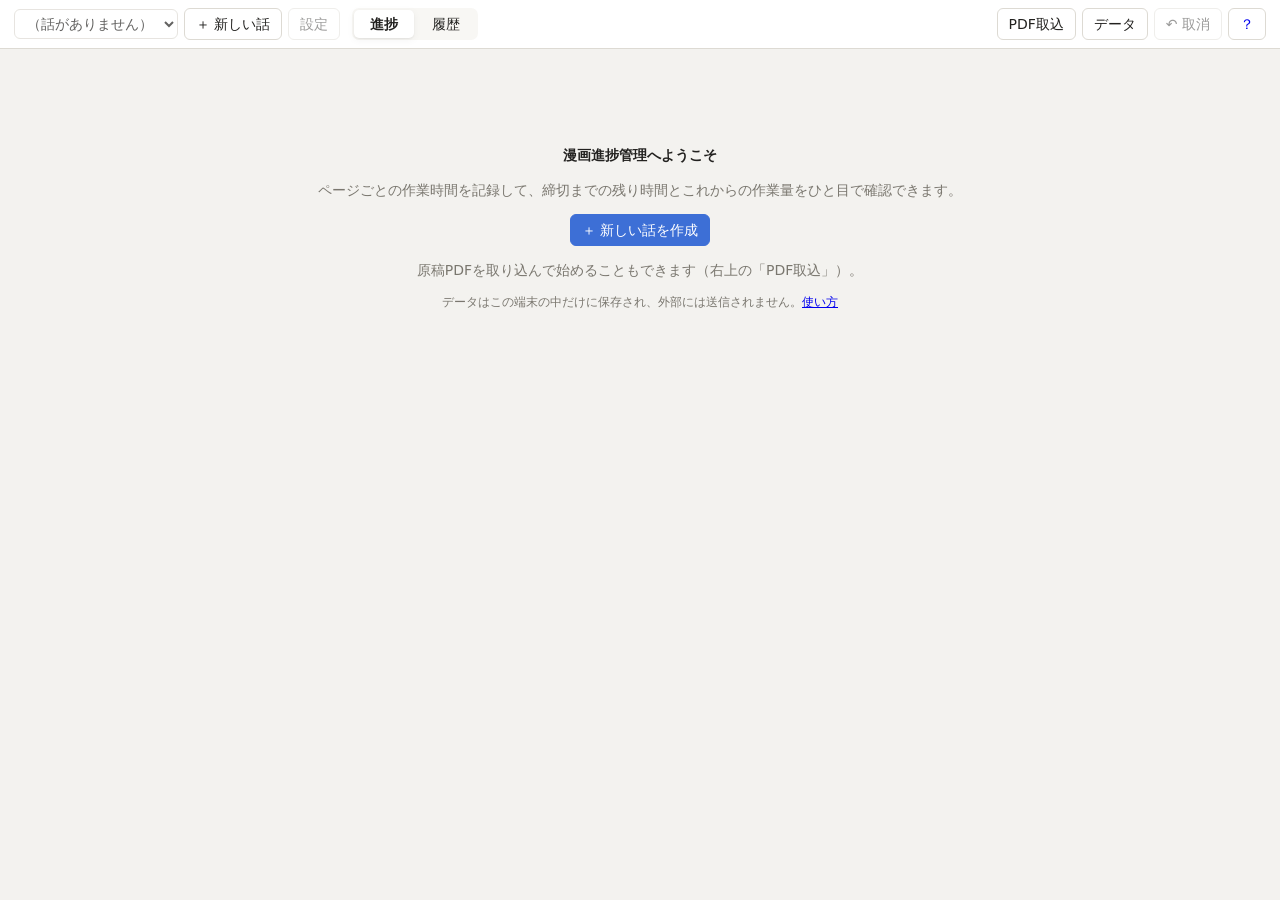
<file: index.html>
<!doctype html>
<html lang="ja">
<head>
<meta charset="utf-8">
<!-- maximum-scale=1: 入力欄をタップしたときに iOS が勝手に拡大するのを防ぐ（ピンチでの拡大はできる） -->
<meta name="viewport" content="width=device-width, initial-scale=1, maximum-scale=1, viewport-fit=cover">
<title>漫画進捗管理</title>
<meta name="description" content="漫画制作のページごとの作業時間と締切までの残り時間を管理するツール。データは端末内だけに保存されます。">
<meta name="theme-color" content="#26282f">
<meta name="apple-mobile-web-app-capable" content="yes">
<meta name="mobile-web-app-capable" content="yes">
<meta name="apple-mobile-web-app-title" content="漫画進捗">
<meta name="apple-mobile-web-app-status-bar-style" content="default">
<meta name="format-detection" content="telephone=no">
<link rel="manifest" href="./manifest.webmanifest">
<link rel="apple-touch-icon" href="./icons/apple-touch-icon.png">
<link rel="icon" href="./icons/icon-192.png">
<link rel="stylesheet" href="./style.css">
</head>
<body>
<header class="topbar">
  <div class="tb-left">
    <select id="epSelect" title="話を選択"></select>
    <button id="btnNewEp" class="btn">＋ 新しい話</button>
    <button id="btnEditEp" class="btn ghost" title="話の設定">設定</button>
  </div>
  <nav class="tabs">
    <button data-view="main" class="tab on">進捗</button>
    <button data-view="history" class="tab">履歴</button>
  </nav>
  <div class="tb-right">
    <button id="btnPdf" class="btn ghost" title="原稿PDFを取り込み">PDF取込</button>
    <button id="btnCsv" class="btn ghost" title="CSV出力・バックアップ・復元">データ</button>
    <button id="btnUndo" class="btn ghost" title="直前操作の取消" disabled>↶ 取消</button>
    <a class="btn ghost" href="./help.html" title="使い方">？</a>
    <input type="file" id="pdfInput" accept="application/pdf,.pdf" hidden>
    <!-- iOS は .json を accept で指定すると選べなくなることがあるので指定しない -->
    <input type="file" id="restoreInput" hidden>
  </div>
</header>

<div id="notice" class="notice" hidden></div>
<div id="activeBar" class="activebar" hidden></div>

<main id="viewMain">
  <section id="summary" class="summary"></section>
  <div class="gridtools">
    <span id="epInfo" class="muted"></span>
    <label class="muted zoom">表示サイズ <input type="range" id="zoom" min="110" max="280" step="10"></label>
  </div>
  <section id="grid" class="grid"></section>
  <div id="empty" class="empty" hidden>
    <p><b>漫画進捗管理へようこそ</b></p>
    <p class="muted">ページごとの作業時間を記録して、締切までの残り時間とこれからの作業量をひと目で確認できます。</p>
    <button class="btn primary" id="btnNewEp2">＋ 新しい話を作成</button>
    <p class="muted">原稿PDFを取り込んで始めることもできます（右上の「PDF取込」）。</p>
    <p class="muted" style="font-size:12px">データはこの端末の中だけに保存され、外部には送信されません。<a href="./help.html">使い方</a></p>
  </div>
</main>

<main id="viewHistory" hidden>
  <nav class="subtabs">
    <button data-hview="episodes" class="subtab on">話別</button>
    <button data-hview="days" class="subtab">日別</button>
  </nav>
  <div class="hwrap">
    <aside id="hList" class="hlist"></aside>
    <section id="hDetail" class="hdetail"></section>
  </div>
</main>

<div id="compactRoot"></div>
<div id="dropOverlay" class="drop" hidden><div>PDFをドロップしてサムネイルを更新</div></div>
<div id="modalRoot"></div>
<div id="toast" class="toast" hidden></div>

<noscript>このアプリを使うには JavaScript を有効にしてください。</noscript>
<script type="module" src="./app.js"></script>
</body>
</html>
</file>
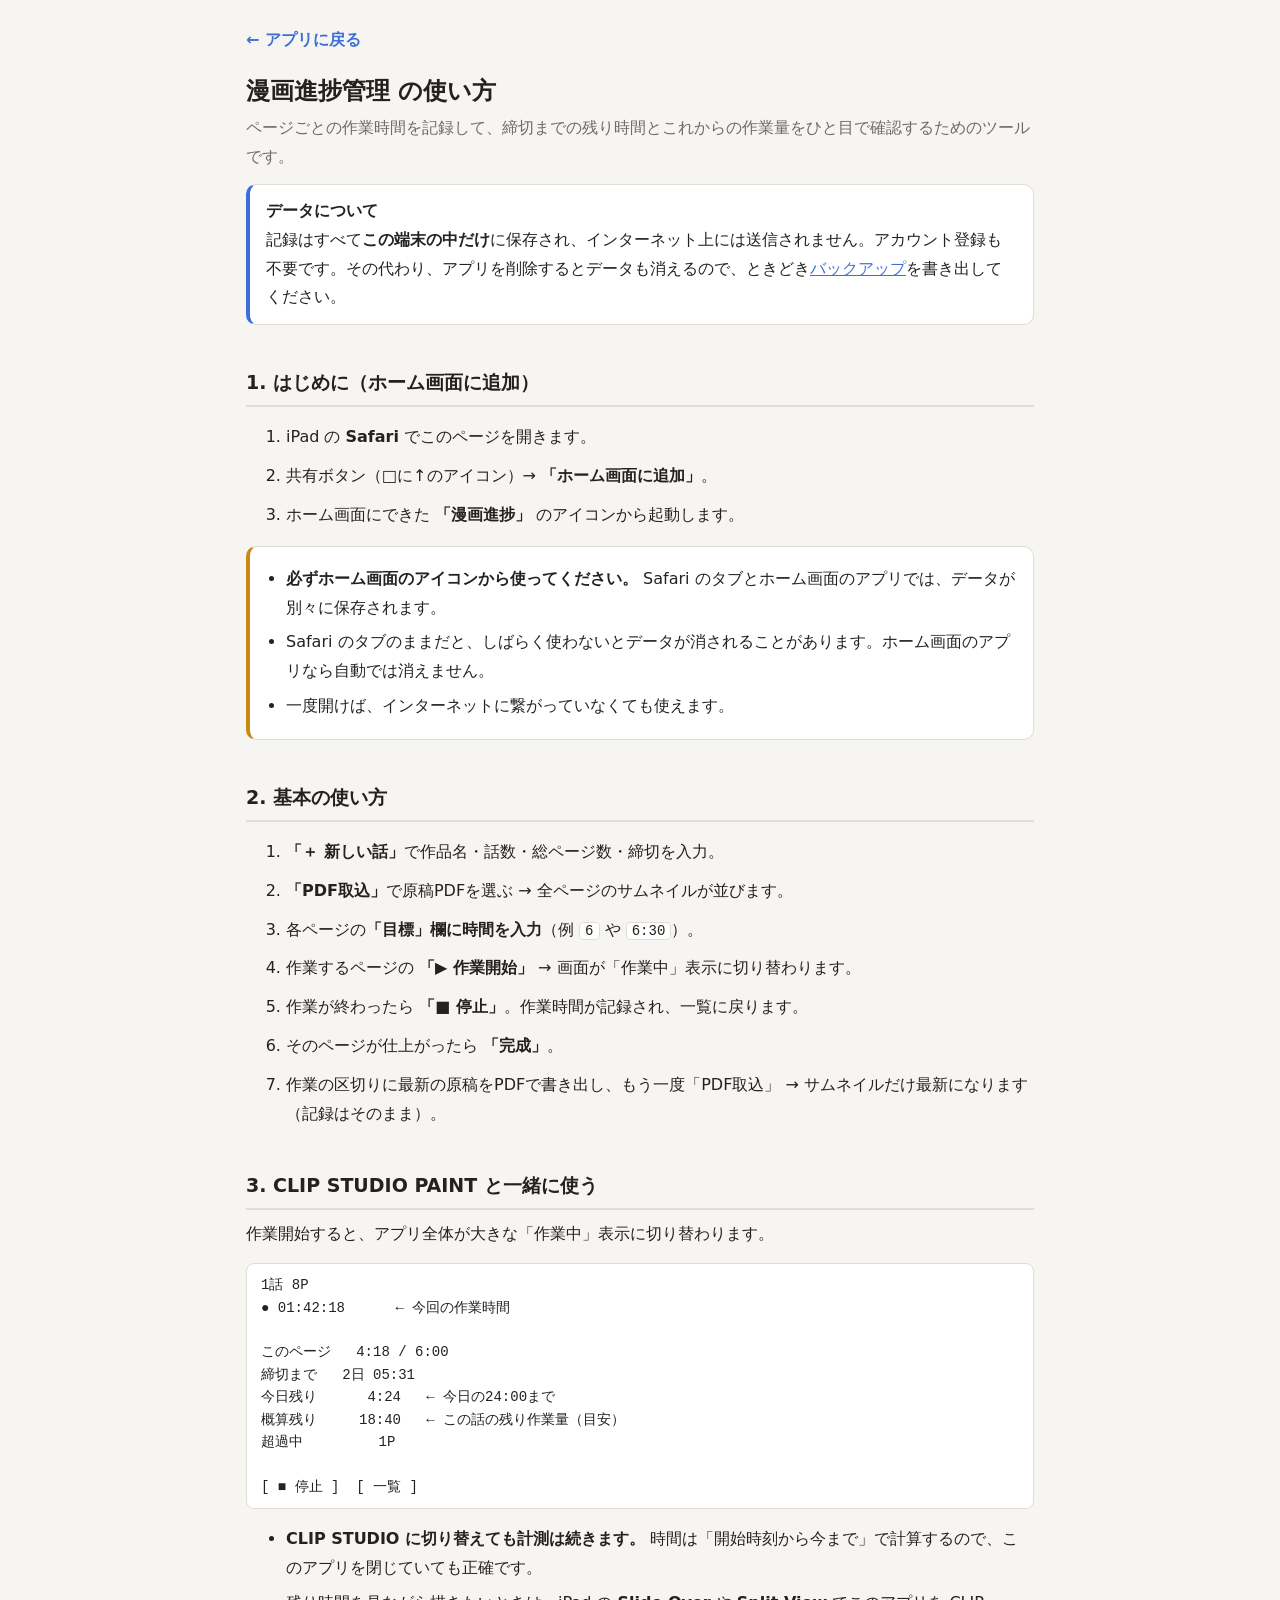
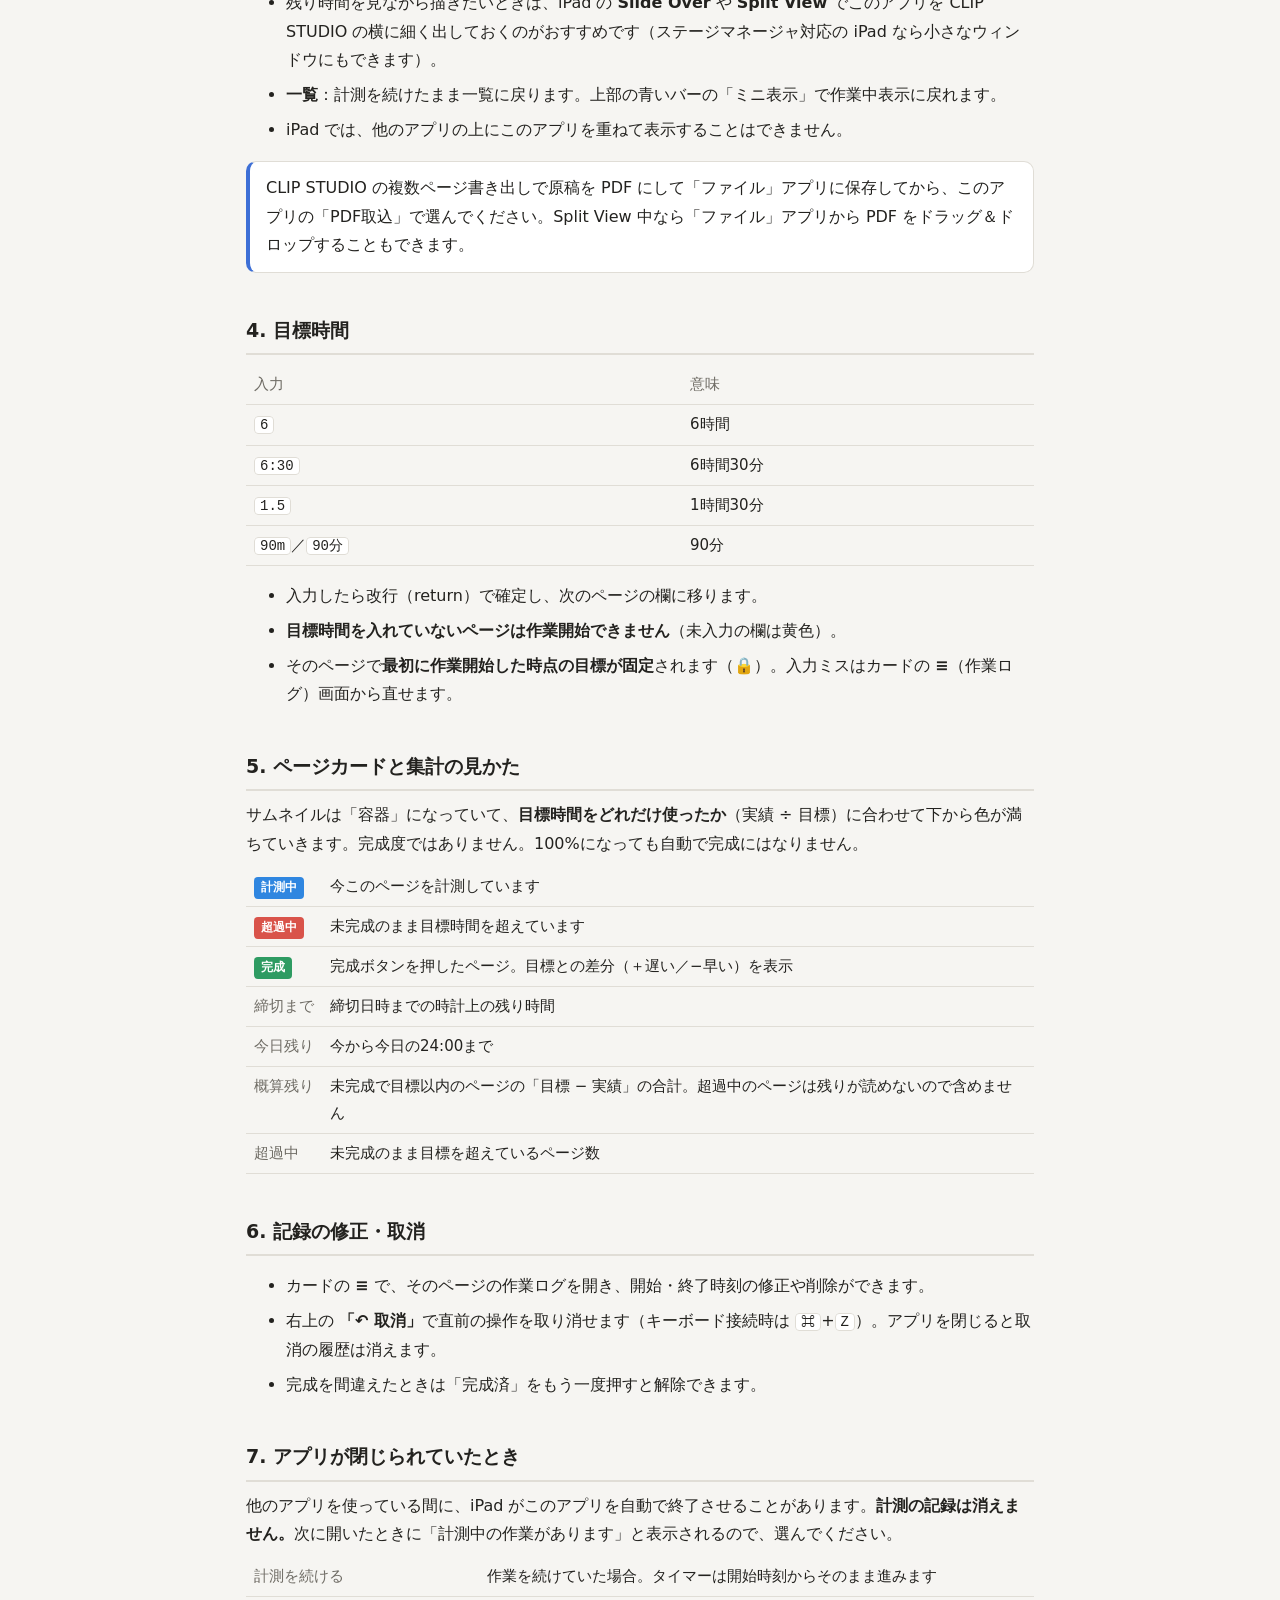
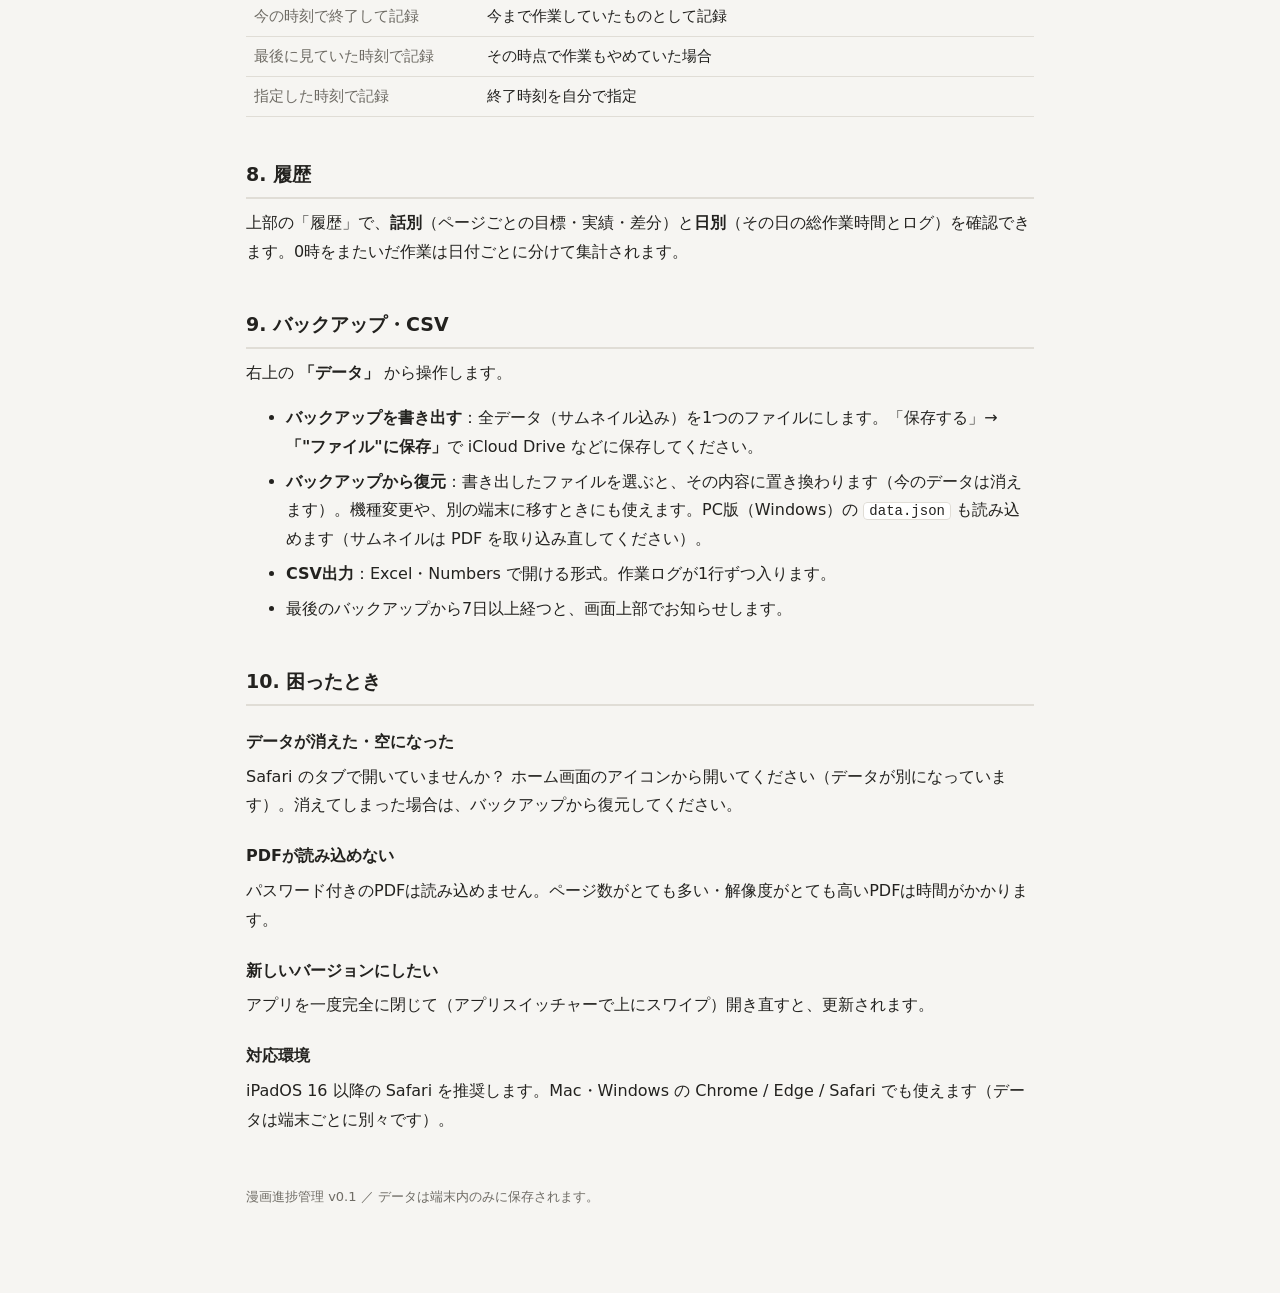
<file: help.html>
<!doctype html>
<html lang="ja">
<head>
<meta charset="utf-8">
<meta name="viewport" content="width=device-width, initial-scale=1, viewport-fit=cover">
<title>使い方 — 漫画進捗管理</title>
<link rel="apple-touch-icon" href="./icons/apple-touch-icon.png">
<link rel="icon" href="./icons/icon-192.png">
<style>
:root { --bg:#f6f5f2; --panel:#fff; --text:#23221f; --muted:#6f6c65; --line:#e0ddd6; --accent:#3d6fd6; --run:#2f86e0; --over:#d9534a; --done:#2e9b62; --warn:#c98a12; color-scheme: light; }
@media (prefers-color-scheme: dark) { :root:not([data-theme="light"]) { --bg:#1b1b1d; --panel:#252528; --text:#e8e6e1; --muted:#9b988f; --line:#3a3a3f; --accent:#6b93ea; color-scheme: dark; } }
:root[data-theme="dark"] { --bg:#1b1b1d; --panel:#252528; --text:#e8e6e1; --muted:#9b988f; --line:#3a3a3f; --accent:#6b93ea; color-scheme: dark; }
* { box-sizing:border-box; }
html { -webkit-text-size-adjust:100%; }
body { margin:0; background:var(--bg); color:var(--text); font:16px/1.8 -apple-system,"Hiragino Sans","Yu Gothic UI","Meiryo UI",system-ui,sans-serif; }
.wrap { max-width:820px; margin:0 auto; padding:max(20px, env(safe-area-inset-top)) max(16px, env(safe-area-inset-right)) 80px max(16px, env(safe-area-inset-left)); }
.back { display:inline-block; margin-bottom:14px; color:var(--accent); text-decoration:none; font-weight:600; padding:6px 0; }
h1 { font-size:24px; margin:0 0 4px; line-height:1.4; }
h2 { font-size:19px; margin:40px 0 10px; padding-bottom:6px; border-bottom:2px solid var(--line); }
h3 { font-size:16px; margin:22px 0 6px; }
p, li { margin:6px 0; }
.lead { color:var(--muted); }
a { color:var(--accent); }
.box { background:var(--panel); border:1px solid var(--line); border-radius:10px; padding:12px 16px; margin:12px 0; }
.note { border-left:4px solid var(--warn); }
.tip { border-left:4px solid var(--accent); }
code, kbd { font-family:ui-monospace,Menlo,Consolas,monospace; background:var(--panel); border:1px solid var(--line); border-radius:4px; padding:0 5px; font-size:14px; }
pre { background:var(--panel); border:1px solid var(--line); border-radius:8px; padding:10px 14px; overflow-x:auto; font-size:14px; line-height:1.6; }
table { border-collapse:collapse; width:100%; margin:8px 0; font-size:15px; }
th, td { border-bottom:1px solid var(--line); padding:6px 8px; text-align:left; vertical-align:top; }
th { color:var(--muted); font-weight:500; white-space:nowrap; }
.tag { display:inline-block; color:#fff; font-size:12px; font-weight:700; padding:0 7px; border-radius:4px; }
.t-run { background:var(--run); } .t-over { background:var(--over); } .t-done { background:var(--done); }
ol.steps > li { margin:10px 0; }
</style>
</head>
<body>
<div class="wrap">
<a class="back" href="./">← アプリに戻る</a>

<h1>漫画進捗管理 の使い方</h1>
<p class="lead">ページごとの作業時間を記録して、締切までの残り時間とこれからの作業量をひと目で確認するためのツールです。</p>

<div class="box tip"><b>データについて</b><br>記録はすべて<b>この端末の中だけ</b>に保存され、インターネット上には送信されません。アカウント登録も不要です。その代わり、アプリを削除するとデータも消えるので、ときどき<a href="#backup">バックアップ</a>を書き出してください。</div>

<h2 id="install">1. はじめに（ホーム画面に追加）</h2>
<ol class="steps">
  <li>iPad の <b>Safari</b> でこのページを開きます。</li>
  <li>共有ボタン（□に↑のアイコン）→ <b>「ホーム画面に追加」</b>。</li>
  <li>ホーム画面にできた <b>「漫画進捗」</b> のアイコンから起動します。</li>
</ol>
<div class="box note">
  <ul style="margin:0;padding-left:20px">
    <li><b>必ずホーム画面のアイコンから使ってください。</b> Safari のタブとホーム画面のアプリでは、データが別々に保存されます。</li>
    <li>Safari のタブのままだと、しばらく使わないとデータが消されることがあります。ホーム画面のアプリなら自動では消えません。</li>
    <li>一度開けば、インターネットに繋がっていなくても使えます。</li>
  </ul>
</div>

<h2 id="flow">2. 基本の使い方</h2>
<ol class="steps">
  <li><b>「＋ 新しい話」</b>で作品名・話数・総ページ数・締切を入力。</li>
  <li><b>「PDF取込」</b>で原稿PDFを選ぶ → 全ページのサムネイルが並びます。</li>
  <li>各ページの<b>「目標」欄に時間を入力</b>（例 <code>6</code> や <code>6:30</code>）。</li>
  <li>作業するページの <b>「▶ 作業開始」</b> → 画面が「作業中」表示に切り替わります。</li>
  <li>作業が終わったら <b>「■ 停止」</b>。作業時間が記録され、一覧に戻ります。</li>
  <li>そのページが仕上がったら <b>「完成」</b>。</li>
  <li>作業の区切りに最新の原稿をPDFで書き出し、もう一度「PDF取込」 → サムネイルだけ最新になります（記録はそのまま）。</li>
</ol>

<h2 id="clip">3. CLIP STUDIO PAINT と一緒に使う</h2>
<p>作業開始すると、アプリ全体が大きな「作業中」表示に切り替わります。</p>
<pre>1話 8P
● 01:42:18      ← 今回の作業時間

このページ   4:18 / 6:00
締切まで   2日 05:31
今日残り      4:24   ← 今日の24:00まで
概算残り     18:40   ← この話の残り作業量（目安）
超過中         1P

[ ■ 停止 ]  [ 一覧 ]</pre>
<ul>
  <li><b>CLIP STUDIO に切り替えても計測は続きます。</b> 時間は「開始時刻から今まで」で計算するので、このアプリを閉じていても正確です。</li>
  <li>残り時間を見ながら描きたいときは、iPad の <b>Slide Over</b> や <b>Split View</b> でこのアプリを CLIP STUDIO の横に細く出しておくのがおすすめです（ステージマネージャ対応の iPad なら小さなウィンドウにもできます）。</li>
  <li><b>一覧</b>：計測を続けたまま一覧に戻ります。上部の青いバーの「ミニ表示」で作業中表示に戻れます。</li>
  <li>iPad では、他のアプリの上にこのアプリを重ねて表示することはできません。</li>
</ul>
<div class="box tip">CLIP STUDIO の複数ページ書き出しで原稿を PDF にして「ファイル」アプリに保存してから、このアプリの「PDF取込」で選んでください。Split View 中なら「ファイル」アプリから PDF をドラッグ＆ドロップすることもできます。</div>

<h2 id="target">4. 目標時間</h2>
<table>
  <tr><th>入力</th><th>意味</th></tr>
  <tr><td><code>6</code></td><td>6時間</td></tr>
  <tr><td><code>6:30</code></td><td>6時間30分</td></tr>
  <tr><td><code>1.5</code></td><td>1時間30分</td></tr>
  <tr><td><code>90m</code>／<code>90分</code></td><td>90分</td></tr>
</table>
<ul>
  <li>入力したら改行（return）で確定し、次のページの欄に移ります。</li>
  <li><b>目標時間を入れていないページは作業開始できません</b>（未入力の欄は黄色）。</li>
  <li>そのページで<b>最初に作業開始した時点の目標が固定</b>されます（🔒）。入力ミスはカードの <b>≡</b>（作業ログ）画面から直せます。</li>
</ul>

<h2 id="card">5. ページカードと集計の見かた</h2>
<p>サムネイルは「容器」になっていて、<b>目標時間をどれだけ使ったか</b>（実績 ÷ 目標）に合わせて下から色が満ちていきます。完成度ではありません。100%になっても自動で完成にはなりません。</p>
<table>
  <tr><th><span class="tag t-run">計測中</span></th><td>今このページを計測しています</td></tr>
  <tr><th><span class="tag t-over">超過中</span></th><td>未完成のまま目標時間を超えています</td></tr>
  <tr><th><span class="tag t-done">完成</span></th><td>完成ボタンを押したページ。目標との差分（＋遅い／−早い）を表示</td></tr>
  <tr><th>締切まで</th><td>締切日時までの時計上の残り時間</td></tr>
  <tr><th>今日残り</th><td>今から今日の24:00まで</td></tr>
  <tr><th>概算残り</th><td>未完成で目標以内のページの「目標 − 実績」の合計。超過中のページは残りが読めないので含めません</td></tr>
  <tr><th>超過中</th><td>未完成のまま目標を超えているページ数</td></tr>
</table>

<h2 id="fix">6. 記録の修正・取消</h2>
<ul>
  <li>カードの <b>≡</b> で、そのページの作業ログを開き、開始・終了時刻の修正や削除ができます。</li>
  <li>右上の <b>「↶ 取消」</b>で直前の操作を取り消せます（キーボード接続時は <kbd>⌘</kbd>+<kbd>Z</kbd>）。アプリを閉じると取消の履歴は消えます。</li>
  <li>完成を間違えたときは「完成済」をもう一度押すと解除できます。</li>
</ul>

<h2 id="recover">7. アプリが閉じられていたとき</h2>
<p>他のアプリを使っている間に、iPad がこのアプリを自動で終了させることがあります。<b>計測の記録は消えません。</b>次に開いたときに「計測中の作業があります」と表示されるので、選んでください。</p>
<table>
  <tr><th>計測を続ける</th><td>作業を続けていた場合。タイマーは開始時刻からそのまま進みます</td></tr>
  <tr><th>今の時刻で終了して記録</th><td>今まで作業していたものとして記録</td></tr>
  <tr><th>最後に見ていた時刻で記録</th><td>その時点で作業もやめていた場合</td></tr>
  <tr><th>指定した時刻で記録</th><td>終了時刻を自分で指定</td></tr>
</table>

<h2 id="history">8. 履歴</h2>
<p>上部の「履歴」で、<b>話別</b>（ページごとの目標・実績・差分）と<b>日別</b>（その日の総作業時間とログ）を確認できます。0時をまたいだ作業は日付ごとに分けて集計されます。</p>

<h2 id="backup">9. バックアップ・CSV</h2>
<p>右上の <b>「データ」</b> から操作します。</p>
<ul>
  <li><b>バックアップを書き出す</b>：全データ（サムネイル込み）を1つのファイルにします。「保存する」→ <b>「"ファイル"に保存」</b>で iCloud Drive などに保存してください。</li>
  <li><b>バックアップから復元</b>：書き出したファイルを選ぶと、その内容に置き換わります（今のデータは消えます）。機種変更や、別の端末に移すときにも使えます。PC版（Windows）の <code>data.json</code> も読み込めます（サムネイルは PDF を取り込み直してください）。</li>
  <li><b>CSV出力</b>：Excel・Numbers で開ける形式。作業ログが1行ずつ入ります。</li>
  <li>最後のバックアップから7日以上経つと、画面上部でお知らせします。</li>
</ul>

<h2 id="faq">10. 困ったとき</h2>
<h3>データが消えた・空になった</h3>
<p>Safari のタブで開いていませんか？ ホーム画面のアイコンから開いてください（データが別になっています）。消えてしまった場合は、バックアップから復元してください。</p>
<h3>PDFが読み込めない</h3>
<p>パスワード付きのPDFは読み込めません。ページ数がとても多い・解像度がとても高いPDFは時間がかかります。</p>
<h3>新しいバージョンにしたい</h3>
<p>アプリを一度完全に閉じて（アプリスイッチャーで上にスワイプ）開き直すと、更新されます。</p>
<h3>対応環境</h3>
<p>iPadOS 16 以降の Safari を推奨します。Mac・Windows の Chrome / Edge / Safari でも使えます（データは端末ごとに別々です）。</p>

<p style="margin-top:50px;color:var(--muted);font-size:13px">漫画進捗管理 v0.1 ／ データは端末内のみに保存されます。</p>
</div>
</body>
</html>
</file>
<file: style.css>
:root {
  --bg: #f3f2ef;
  --panel: #ffffff;
  --panel2: #f8f7f4;
  --line: #dddad3;
  --text: #22211f;
  --muted: #7a776f;
  --accent: #3d6fd6;
  --accent-soft: rgba(61, 111, 214, .28);
  --run: #2f86e0;
  --run-soft: rgba(47, 134, 224, .32);
  --over: #d9534a;
  --over-soft: rgba(217, 83, 74, .30);
  --done: #2e9b62;
  --done-soft: rgba(46, 155, 98, .26);
  --warn: #c98a12;
  --shadow: 0 1px 2px rgba(0,0,0,.06), 0 2px 8px rgba(0,0,0,.05);
  --card: 150px;
  color-scheme: light;
}
@media (prefers-color-scheme: dark) {
  :root {
    --bg: #1a1a1c; --panel: #252528; --panel2: #2d2d31; --line: #3a3a3f;
    --text: #e9e7e2; --muted: #9a978f; --accent: #6b93ea; --accent-soft: rgba(107,147,234,.3);
    --run: #4b9cf0; --run-soft: rgba(75,156,240,.34);
    --over: #ec6a60; --over-soft: rgba(236,106,96,.32);
    --done: #45b77b; --done-soft: rgba(69,183,123,.28);
    --shadow: 0 1px 2px rgba(0,0,0,.4);
    color-scheme: dark;
  }
}

* { box-sizing: border-box; }
html, body { margin: 0; }
body {
  background: var(--bg); color: var(--text);
  font: 14px/1.45 "Yu Gothic UI", "Meiryo UI", "Hiragino Sans", system-ui, sans-serif;
  font-variant-numeric: tabular-nums;
}
button, input, select { font: inherit; color: inherit; }
.muted { color: var(--muted); }
[hidden] { display: none !important; }

.btn {
  border: 1px solid var(--line); background: var(--panel); border-radius: 6px;
  padding: 5px 11px; cursor: pointer; white-space: nowrap;
}
.btn:hover:not(:disabled) { border-color: var(--accent); }
.btn:disabled { opacity: .45; cursor: default; }
.btn.ghost { background: transparent; }
.btn.primary { background: var(--accent); border-color: var(--accent); color: #fff; }
.btn.danger { color: var(--over); }
.btn.sm { padding: 2px 8px; font-size: 12px; }

/* ---------- top bar */
.topbar {
  position: sticky; top: 0; z-index: 20;
  display: flex; align-items: center; gap: 12px; flex-wrap: wrap;
  padding: 8px 14px; background: var(--panel); border-bottom: 1px solid var(--line);
}
.tb-left, .tb-right { display: flex; gap: 6px; align-items: center; }
.tb-right { margin-left: auto; }
#epSelect { padding: 5px 8px; border: 1px solid var(--line); border-radius: 6px; background: var(--panel); max-width: 320px; }
.tabs { display: flex; gap: 2px; background: var(--panel2); border-radius: 7px; padding: 2px; }
.tab { border: 0; background: transparent; padding: 4px 16px; border-radius: 5px; cursor: pointer; }
.tab.on { background: var(--panel); box-shadow: var(--shadow); font-weight: 600; }

.activebar {
  position: sticky; top: 49px; z-index: 19;
  display: flex; align-items: center; gap: 14px; padding: 6px 14px;
  background: var(--run); color: #fff;
}
.activebar .clock { font-size: 18px; font-weight: 700; letter-spacing: .5px; }
.activebar .btn { background: rgba(255,255,255,.15); border-color: rgba(255,255,255,.5); color: #fff; }
.activebar .btn.stop { background: #fff; color: var(--run); font-weight: 700; }
.dot { display: inline-block; width: 9px; height: 9px; border-radius: 50%; background: currentColor; animation: blink 1.4s infinite; }
@keyframes blink { 50% { opacity: .25; } }

main { padding: 12px 14px 40px; }

/* ---------- summary */
.summary {
  display: grid; grid-template-columns: repeat(auto-fit, minmax(150px, 1fr)); gap: 8px;
  margin-bottom: 10px;
}
.stat { background: var(--panel); border: 1px solid var(--line); border-radius: 8px; padding: 7px 12px; }
.stat .k { font-size: 12px; color: var(--muted); }
.stat .v { font-size: 18px; font-weight: 700; white-space: nowrap; }
.stat .v small { font-size: 13px; font-weight: 500; }
.stat.alert .v { color: var(--over); }
.stat.warn .v { color: var(--warn); }

.gridtools { display: flex; justify-content: space-between; align-items: center; margin: 4px 2px 8px; gap: 10px; flex-wrap: wrap; }
.zoom { display: flex; align-items: center; gap: 6px; font-size: 12px; }

/* ---------- page grid */
.grid { display: grid; grid-template-columns: repeat(auto-fill, minmax(var(--card), 1fr)); gap: 10px; }
.card {
  background: var(--panel); border: 1px solid var(--line); border-radius: 8px;
  padding: 6px; display: flex; flex-direction: column; gap: 5px; box-shadow: var(--shadow);
}
.card.active { border-color: var(--run); box-shadow: 0 0 0 2px var(--run-soft); }
.card.over { border-color: var(--over); }
.card.done { background: var(--panel2); }

.thumb {
  position: relative; aspect-ratio: 1 / 1.414; background: #fff; border: 1px solid var(--line);
  border-radius: 3px; overflow: hidden; display: flex; align-items: center; justify-content: center;
}
.thumb img { width: 100%; height: 100%; object-fit: contain; display: block; }
.thumb .noimg { color: #b9b5ab; font-size: 12px; }
.thumb .fill {
  position: absolute; left: 0; right: 0; bottom: 0; background: var(--accent-soft);
  border-top: 2px solid var(--accent); transition: height .5s ease; pointer-events: none;
}
.thumb .fill[data-h="0"] { border-top-width: 0; }
.card.active .fill { background: var(--run-soft); border-top-color: var(--run); }
.card.over .fill { background: var(--over-soft); border-top-color: var(--over); }
.card.done .fill { background: var(--done-soft); border-top-color: var(--done); }
.thumb .pct {
  position: absolute; right: 4px; bottom: 3px; font-size: 12px; font-weight: 700;
  background: rgba(255,255,255,.85); color: #333; padding: 0 5px; border-radius: 4px;
}
.thumb .badge {
  position: absolute; left: 4px; top: 4px; font-size: 11px; font-weight: 700; color: #fff;
  padding: 1px 6px; border-radius: 4px;
}
.badge.run { background: var(--run); }
.badge.over { background: var(--over); }
.badge.done { background: var(--done); }
.thumb .pno {
  position: absolute; right: 4px; top: 3px; font-size: 13px; font-weight: 800; color: #333;
  background: rgba(255,255,255,.85); padding: 0 5px; border-radius: 4px;
}

.meta { display: grid; grid-template-columns: auto 1fr; column-gap: 6px; row-gap: 1px; font-size: 12.5px; align-items: center; }
.meta .k { color: var(--muted); }
.meta .v { text-align: right; white-space: nowrap; overflow: hidden; text-overflow: ellipsis; }
.meta .v.over { color: var(--over); font-weight: 700; }
.meta .v.done { color: var(--done); font-weight: 700; }
.target {
  width: 100%; min-width: 0; text-align: right; padding: 1px 4px; border: 1px solid var(--line);
  border-radius: 4px; background: var(--panel);
}
.target:focus { outline: 2px solid var(--accent-soft); border-color: var(--accent); }
.target.unset { border-color: var(--warn); background: rgba(201,138,18,.08); }
.target:disabled { border-color: transparent; background: transparent; color: var(--text); padding-right: 0; }
.lock { font-size: 10px; }

.actions { display: flex; gap: 4px; }
.actions .start { flex: 1; }
.actions .btn { padding: 4px 6px; font-size: 12.5px; }
.btn.start { background: var(--panel); }
.btn.start.running { background: var(--run); border-color: var(--run); color: #fff; font-weight: 700; }
.btn.complete.on { background: var(--done); border-color: var(--done); color: #fff; }
.btn.logs { padding: 4px 6px; }

.empty { text-align: center; padding: 70px 20px; }

/* ---------- history */
.subtabs { display: flex; gap: 4px; margin-bottom: 10px; }
.subtab { border: 1px solid var(--line); background: var(--panel); padding: 4px 16px; border-radius: 6px; cursor: pointer; }
.subtab.on { border-color: var(--accent); color: var(--accent); font-weight: 600; }
.hwrap { display: grid; grid-template-columns: 260px 1fr; gap: 12px; align-items: start; }
@media (max-width: 760px) { .hwrap { grid-template-columns: 1fr; } }
.hlist { background: var(--panel); border: 1px solid var(--line); border-radius: 8px; max-height: calc(100vh - 150px); overflow: auto; }
.hitem { display: block; width: 100%; text-align: left; border: 0; border-bottom: 1px solid var(--line); background: transparent; padding: 8px 12px; cursor: pointer; }
.hitem:hover { background: var(--panel2); }
.hitem.on { background: var(--accent-soft); }
.hitem .t { font-weight: 600; }
.hitem .s { font-size: 12px; color: var(--muted); }
.hdetail { background: var(--panel); border: 1px solid var(--line); border-radius: 8px; padding: 12px 14px; min-height: 200px; overflow-x: auto; }
.hdetail h2 { margin: 0 0 4px; font-size: 18px; }
.hdetail h3 { margin: 16px 0 6px; font-size: 14px; }

table.tbl { border-collapse: collapse; width: 100%; font-size: 13px; }
.tbl th, .tbl td { padding: 4px 8px; border-bottom: 1px solid var(--line); text-align: right; white-space: nowrap; }
.tbl th { color: var(--muted); font-weight: 500; font-size: 12px; }
.tbl th:first-child, .tbl td:first-child, .tbl .l { text-align: left; }
.tbl tr.sub td { background: var(--panel2); color: var(--muted); font-size: 12px; }
.tbl tfoot td { font-weight: 700; border-top: 2px solid var(--line); }
.plus { color: var(--over); }
.minus { color: var(--done); }
.link { background: none; border: 0; color: var(--accent); cursor: pointer; padding: 0; }

/* ---------- modal */
.overlay { position: fixed; inset: 0; background: rgba(0,0,0,.35); z-index: 50; display: flex; align-items: flex-start; justify-content: center; padding: 60px 16px; overflow: auto; }
.modal { background: var(--panel); border-radius: 10px; padding: 18px 20px; width: min(560px, 100%); box-shadow: 0 10px 40px rgba(0,0,0,.25); }
.modal.wide { width: min(760px, 100%); }
.modal h2 { margin: 0 0 12px; font-size: 17px; }
.modal .row { display: flex; flex-direction: column; gap: 3px; margin-bottom: 10px; }
.modal .row label { font-size: 12px; color: var(--muted); }
.modal input[type=text], .modal input[type=number], .modal input[type=datetime-local] {
  padding: 6px 8px; border: 1px solid var(--line); border-radius: 6px; background: var(--panel);
}
.modal .foot { display: flex; justify-content: flex-end; gap: 8px; margin-top: 14px; flex-wrap: wrap; }
.modal .foot .left { margin-right: auto; }
.modal p { margin: 6px 0; }
.choice { display: flex; flex-direction: column; gap: 6px; margin-top: 10px; }
.choice .btn { text-align: left; padding: 8px 12px; }
.choice .btn small { display: block; color: var(--muted); font-size: 12px; }
.logrow input[type=datetime-local] { padding: 2px 4px; font-size: 12.5px; border: 1px solid var(--line); border-radius: 4px; background: var(--panel); }
.logrow.dirty td { background: rgba(201,138,18,.10); }

/* ---------- drop / toast */
.drop { position: fixed; inset: 0; z-index: 60; background: rgba(61,111,214,.18); border: 4px dashed var(--accent); display: flex; align-items: center; justify-content: center; pointer-events: none; }
.drop div { background: var(--panel); padding: 18px 28px; border-radius: 10px; font-size: 18px; font-weight: 700; box-shadow: var(--shadow); }
.toast { position: fixed; left: 50%; bottom: 22px; transform: translateX(-50%); z-index: 70; background: #333; color: #fff; padding: 9px 18px; border-radius: 8px; max-width: 90vw; box-shadow: 0 4px 16px rgba(0,0,0,.3); }
.toast.err { background: var(--over); }
.progress { height: 6px; background: var(--panel2); border-radius: 3px; overflow: hidden; margin-top: 8px; }
.progress div { height: 100%; background: var(--accent); width: 0; transition: width .2s; }

/* ---------- mini popup (Document Picture-in-Picture) */
body.pip { background: #1f2024; color: #f1efe9; margin: 0; overflow: hidden; }
.mini { padding: 10px 14px; display: flex; flex-direction: column; gap: 2px; height: 100vh; }
.mini .ttl { font-weight: 700; font-size: 15px; white-space: nowrap; overflow: hidden; text-overflow: ellipsis; }
.mini .ttl small { color: #a09d95; font-weight: 400; font-size: 11px; margin-left: 4px; }
.mini .elapsed { font-size: 30px; font-weight: 700; color: #6fb2ff; letter-spacing: .5px; display: flex; align-items: center; gap: 8px; margin-bottom: 4px; }
.mini .elapsed .dot { width: 10px; height: 10px; color: #ff5a4f; }
.mini .r { display: flex; justify-content: space-between; font-size: 13.5px; }
.mini .r span:first-child { color: #a09d95; }
.mini .r b.over { color: #ff7b72; }
.mini .btns { margin-top: auto; display: flex; gap: 6px; }
.mini .stopbtn { flex: 1; border: 0; border-radius: 6px; padding: 7px; font-weight: 700; background: #f1efe9; color: #1f2024; cursor: pointer; }
.mini .stopbtn:hover { background: #fff; }
.mini .expbtn { border: 1px solid #55565c; border-radius: 6px; padding: 0 11px; background: transparent; color: #f1efe9; font-size: 16px; cursor: pointer; }
.mini .expbtn:hover { background: #33343a; }

/* ---------- アプリ: ウィンドウ自体をポップアップ表示に切り替え */
#compactRoot { display: none; }
body.compact { background: #1f2024; color: #f1efe9; overflow: hidden; }
body.compact > :not(#compactRoot):not(#toast) { display: none !important; }
body.compact #compactRoot { display: block; }
body.compact .toast { bottom: 8px; font-size: 12px; padding: 5px 10px; }

/* ================= iPad / タッチ端末向け ================= */
html { -webkit-text-size-adjust: 100%; }
body { -webkit-tap-highlight-color: transparent; overscroll-behavior-y: none; }
button, .btn, input, select, a { touch-action: manipulation; }
a.btn { text-decoration: none; display: inline-flex; align-items: center; }

/* 画面端の角丸・ホームバーを避ける */
.topbar { padding-top: max(8px, env(safe-area-inset-top)); padding-left: max(14px, env(safe-area-inset-left)); padding-right: max(14px, env(safe-area-inset-right)); }
main { padding-left: max(14px, env(safe-area-inset-left)); padding-right: max(14px, env(safe-area-inset-right)); padding-bottom: max(40px, env(safe-area-inset-bottom)); }
.toast { bottom: max(22px, calc(env(safe-area-inset-bottom) + 12px)); }
/* 上部バーは狭い画面で折り返すので、計測中バーは固定しない */
.activebar { position: static; flex-wrap: wrap; row-gap: 4px; }

.notice { background: #fff4d6; color: #5a4300; border-bottom: 1px solid #ecd9a0; padding: 8px 14px; font-size: 13.5px; display: flex; align-items: center; gap: 8px; flex-wrap: wrap; }
.notice .ic { display: inline-block; border: 1px solid currentColor; border-radius: 4px; padding: 0 4px; font-size: 11px; }
@media (prefers-color-scheme: dark) { .notice { background: #3a3220; color: #f2e2b0; border-color: #5a4d2c; } }

.choice .btn.primary-choice { border-color: var(--accent); background: var(--accent-soft); font-weight: 700; }
.row-inline { display: flex; gap: 6px; align-items: center; flex-wrap: wrap; }
.row-inline input { padding: 6px; border: 1px solid var(--line); border-radius: 6px; background: var(--panel); }

/* 指で押しやすい大きさ */
@media (pointer: coarse) {
  .btn { min-height: 38px; padding: 6px 12px; }
  .btn.sm { min-height: 32px; }
  .actions .btn { min-height: 36px; padding: 6px; }
  .target { padding: 4px 6px; font-size: 15px; }
  #epSelect { min-height: 38px; }
  .tab, .subtab { min-height: 36px; }
  .hitem { padding: 11px 14px; }
  .zoom input { width: 120px; }
}

/* 狭い画面（Slide Over・Split View） */
@media (max-width: 520px) {
  .topbar { gap: 6px; }
  .tb-right { margin-left: 0; flex-wrap: wrap; }
  #epSelect { max-width: 100%; flex: 1; }
  .tb-left { flex: 1 1 100%; }
  .summary { grid-template-columns: repeat(2, 1fr); }
  .stat .v { font-size: 16px; }
  .modal { padding: 14px; }
  .overlay { padding: 16px 10px; }
}

/* ---------- 作業中画面（ポップアップモード）: アプリ全体に表示 */
body.compact .mini {
  height: 100vh; height: 100dvh; max-width: 560px; margin: 0 auto;
  padding: max(16px, env(safe-area-inset-top)) max(18px, env(safe-area-inset-right)) max(16px, env(safe-area-inset-bottom)) max(18px, env(safe-area-inset-left));
  gap: 6px;
}
body.compact .mini .ttl { font-size: clamp(16px, 4.5vw, 22px); }
body.compact .mini .elapsed { font-size: clamp(34px, 12vw, 72px); margin: 4px 0 8px; }
body.compact .mini .elapsed .dot { width: 14px; height: 14px; }
.mini-body { display: flex; gap: 14px; align-items: flex-start; }
.mini-rows { flex: 1; display: flex; flex-direction: column; gap: 4px; }
body.compact .mini .r { font-size: clamp(14px, 4vw, 18px); }
.mini-thumb { position: relative; width: 34%; max-width: 170px; aspect-ratio: 1 / 1.414; background: #fff; border-radius: 3px; overflow: hidden; flex: none; }
.mini-thumb img { width: 100%; height: 100%; object-fit: contain; display: block; }
.mini-thumb .fill { position: absolute; left: 0; right: 0; bottom: 0; background: rgba(75,156,240,.35); border-top: 2px solid #4b9cf0; }
@media (max-width: 300px) { .mini-thumb { display: none; } }
.mini-hint { color: #8d8a83; font-size: 12px; margin: 10px 0 0; }
body.compact .mini { justify-content: center; }
body.compact .mini .btns { gap: 8px; margin-top: 18px; }
body.compact .mini .stopbtn { padding: 14px; font-size: 17px; }
body.compact .mini .expbtn { padding: 0 16px; font-size: 14px; }
</file>
